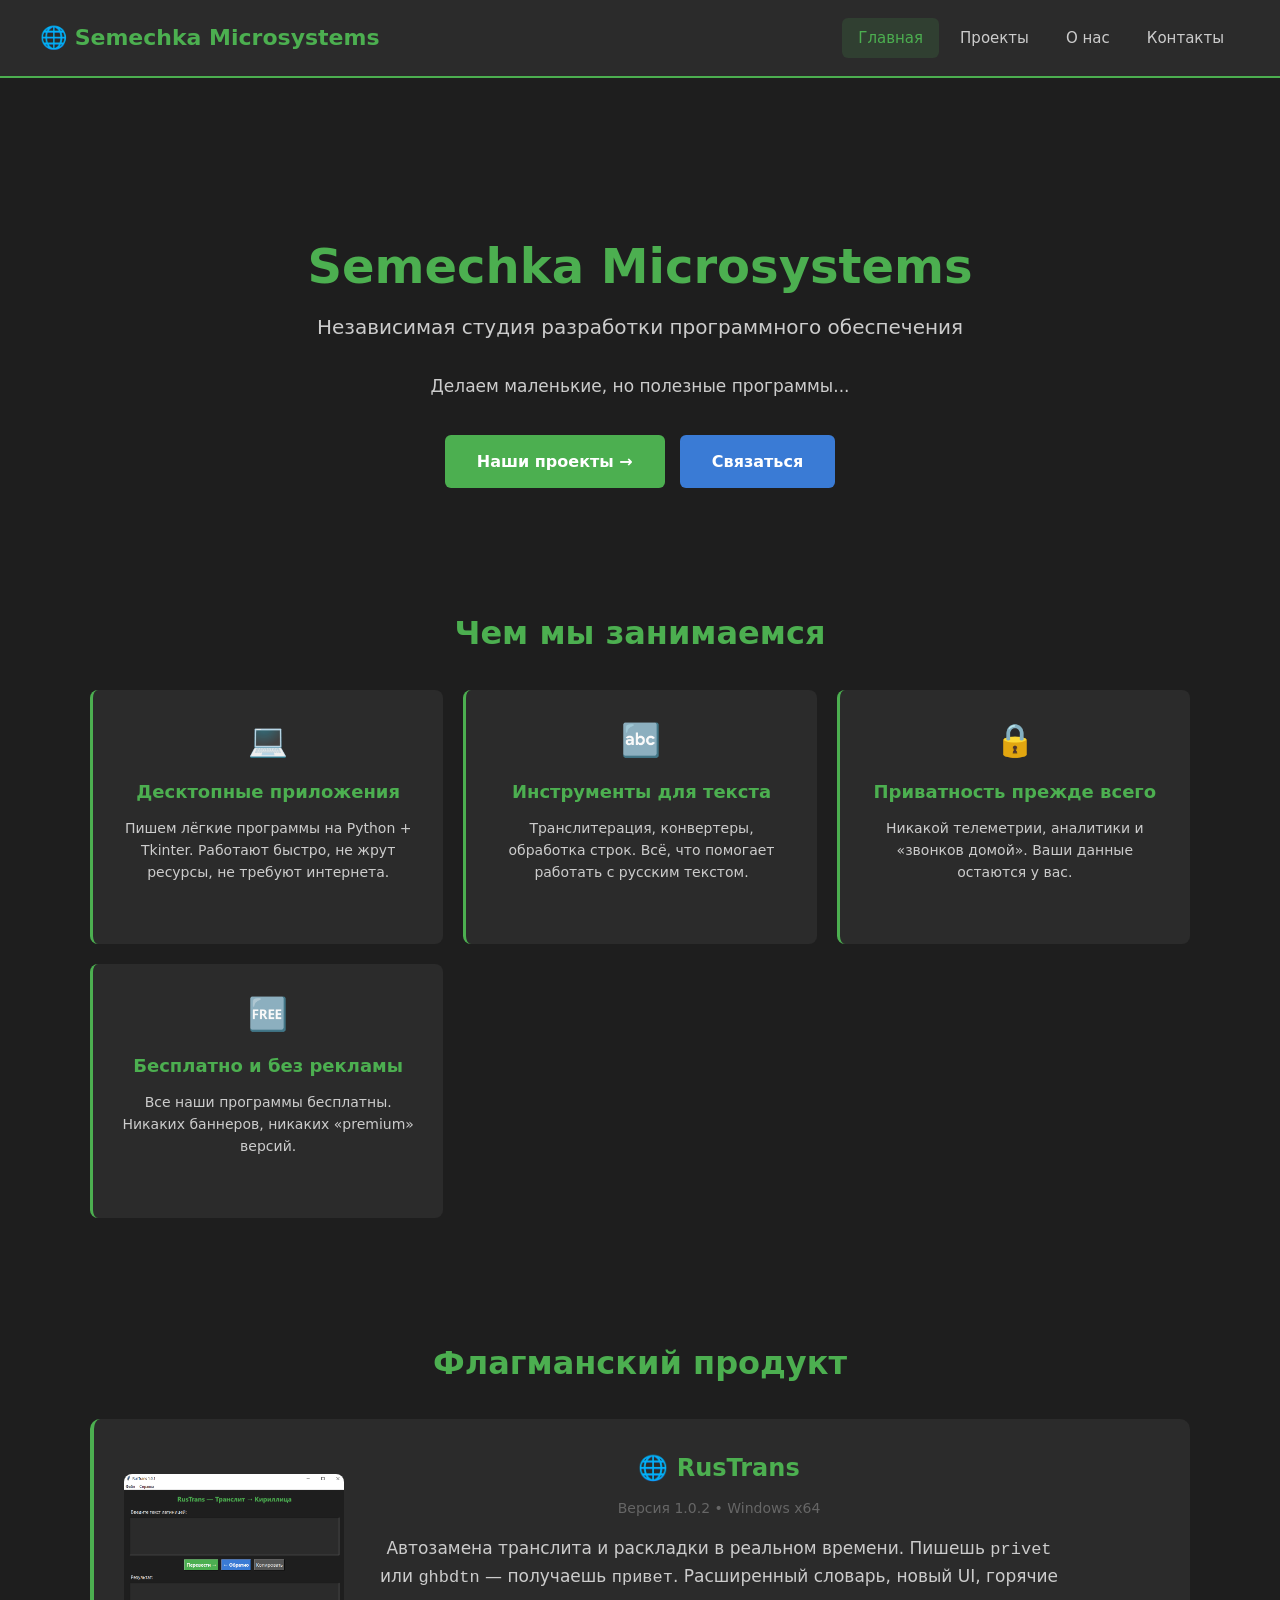
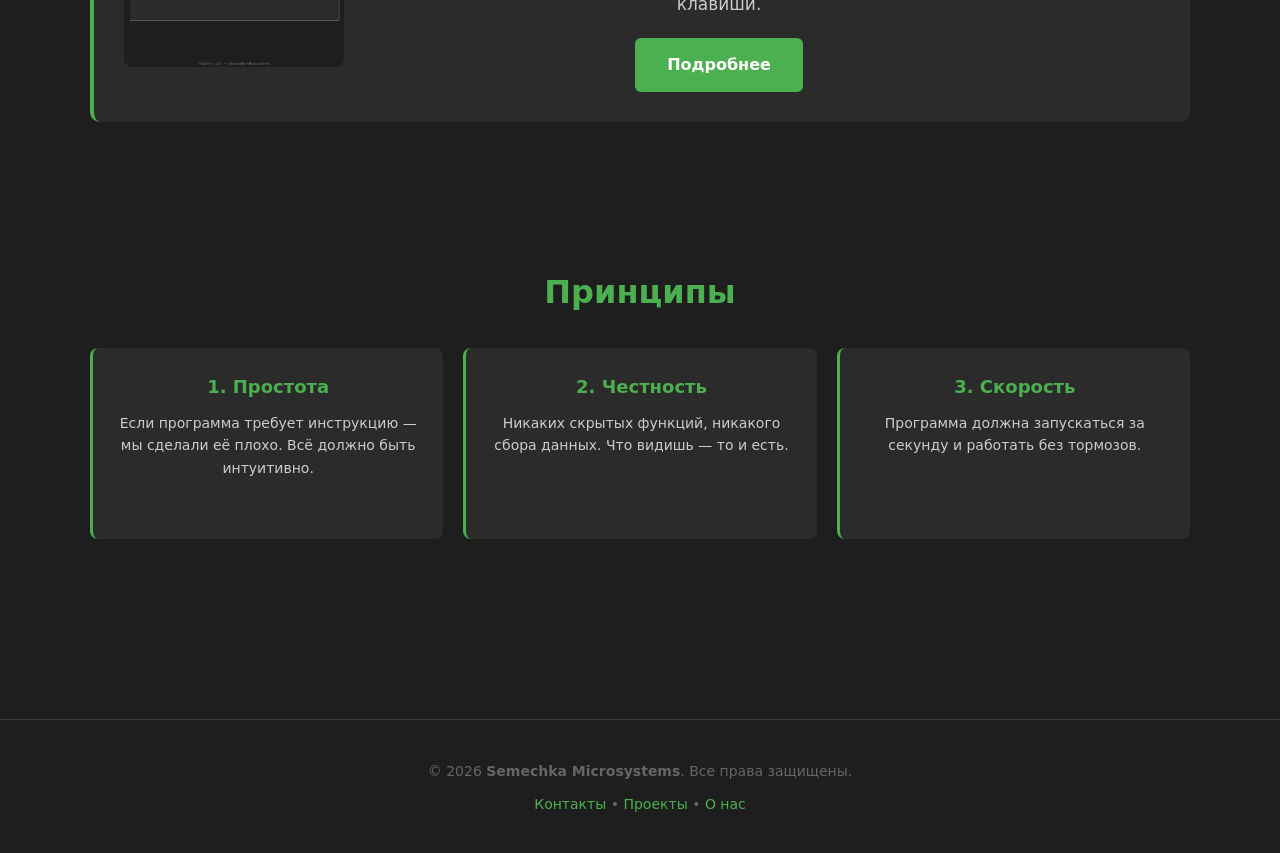
<file: index.html>
<!DOCTYPE html>
<html lang="ru">
<head>
<meta charset="UTF-8">
<meta name="viewport" content="width=device-width, initial-scale=1.0">
<meta name="yandex-verification" content="b74f58294fb1ef71" />

<title>Semechka Microsystems — Штаб</title>
<meta name="description" content="Semechka Microsystems — независимая студия разработки ПО. RusTrans и другие проекты.">
<meta name="author" content="Semechka Microsystems">
<meta name="theme-color" content="#4CAF50">

<link rel="icon" type="image/x-icon" href="./favicon.ico">
<link rel="icon" type="image/png" sizes="32x32" href="./favicon-32x32.png">
<link rel="icon" type="image/png" sizes="16x16" href="./favicon-16x16.png">
<link rel="apple-touch-icon" sizes="180x180" href="./apple-touch-icon.png">
<link rel="manifest" href="./site.webmanifest">

<meta property="og:title" content="Semechka Microsystems">
<meta property="og:description" content="Независимая студия разработки ПО. RusTrans и другие проекты.">
<meta property="og:image" content="./android-chrome-512x512.png">
<meta property="og:type" content="website">

<meta name="twitter:card" content="summary_large_image">
<meta name="twitter:title" content="Semechka Microsystems">
<meta name="twitter:description" content="Независимая студия разработки ПО.">

<link rel="stylesheet" href="style.css">
</head>
<body>

<header>
  <a href="index.html" class="logo">
  🌐 Semechka Microsystems
</a>
  <nav>
    <a href="index.html" class="active">Главная</a>
    <a href="projects.html">Проекты</a>
    <a href="about.html">О нас</a>
    <a href="contact.html">Контакты</a>
  </nav>
</header>

<main>

<section class="hero">
  <section class="hero">
  <h1>Semechka Microsystems</h1>
  <div class="subtitle">Независимая студия разработки программного обеспечения</div>
  <p>Делаем маленькие, но полезные программы...</p>
  <a href="projects.html" class="btn">Наши проекты →</a>
  <a href="contact.html" class="btn btn-secondary">Связаться</a>
</section>

<section class="section container">
  <h2>Чем мы занимаемся</h2>
  <div class="grid">
    <div class="card">
      <span class="icon">💻</span>
      <h3>Десктопные приложения</h3>
      <p>Пишем лёгкие программы на Python + Tkinter. Работают быстро, не жрут ресурсы, не требуют интернета.</p>
    </div>
    <div class="card">
      <span class="icon">🔤</span>
      <h3>Инструменты для текста</h3>
      <p>Транслитерация, конвертеры, обработка строк. Всё, что помогает работать с русским текстом.</p>
    </div>
    <div class="card">
      <span class="icon">🔒</span>
      <h3>Приватность прежде всего</h3>
      <p>Никакой телеметрии, аналитики и «звонков домой». Ваши данные остаются у вас.</p>
    </div>
    <div class="card">
      <span class="icon">🆓</span>
      <h3>Бесплатно и без рекламы</h3>
      <p>Все наши программы бесплатны. Никаких баннеров, никаких «premium» версий.</p>
    </div>
  </div>
</section>

<section class="section container">
  <h2>Флагманский продукт</h2>
  <div class="project">
    <img src="assets/screenshot-rustrans.png" alt="RusTrans">
    <div class="project-info">
      <h3>🌐 RusTrans</h3>
      <div class="version">Версия 1.0.2 • Windows x64</div>
      <p>Автозамена транслита и раскладки в реальном времени. Пишешь <code>privet</code> или <code>ghbdtn</code> — получаешь <code>привет</code>. Расширенный словарь, новый UI, горячие клавиши.</p>
      <a href="projects.html" class="btn">Подробнее</a>
    </div>
  </div>
</section>

<section class="section container">
  <h2>Принципы</h2>
  <div class="grid">
    <div class="card">
      <h3>1. Простота</h3>
      <p>Если программа требует инструкцию — мы сделали её плохо. Всё должно быть интуитивно.</p>
    </div>
    <div class="card">
      <h3>2. Честность</h3>
      <p>Никаких скрытых функций, никакого сбора данных. Что видишь — то и есть.</p>
    </div>
    <div class="card">
      <h3>3. Скорость</h3>
      <p>Программа должна запускаться за секунду и работать без тормозов.</p>
    </div>
  </div>
</section>

</main>

<footer>
  <p>© 2026 <strong>Semechka Microsystems</strong>. Все права защищены.</p>
  <div class="footer-links">
    <a href="contact.html">Контакты</a> •
    <a href="projects.html">Проекты</a> •
    <a href="about.html">О нас</a>
  </div>
</footer>

</body>
</html>
</file>
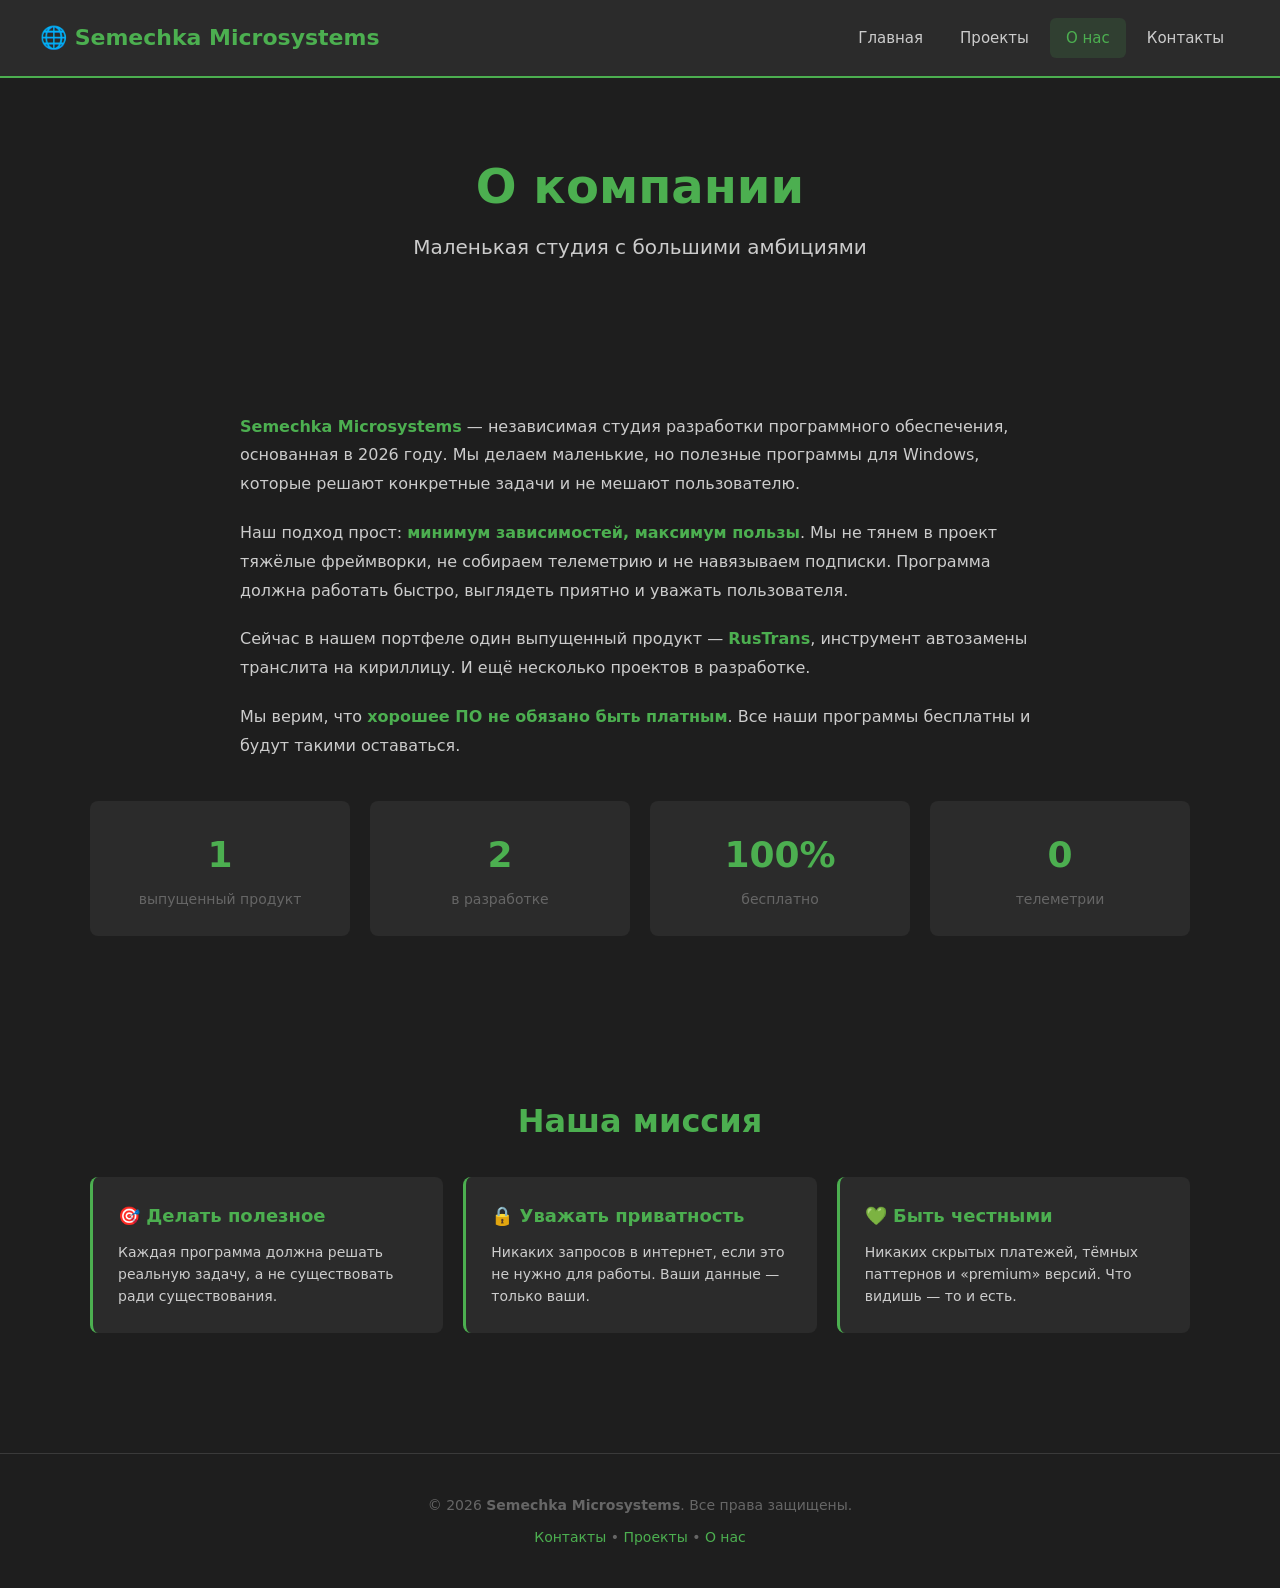
<file: about.html>
<!DOCTYPE html>
<html lang="ru">
<head>
<meta charset="UTF-8">
<meta name="viewport" content="width=device-width, initial-scale=1.0">
<title>О нас — Semechka Microsystems</title>
<meta name="description" content="О студии Semechka Microsystems: миссия, принципы, история.">
<meta name="theme-color" content="#4CAF50">

<link rel="icon" type="image/x-icon" href="./favicon.ico">
<link rel="icon" type="image/png" sizes="32x32" href="./favicon-32x32.png">
<link rel="icon" type="image/png" sizes="16x16" href="./favicon-16x16.png">
<link rel="apple-touch-icon" sizes="180x180" href="./apple-touch-icon.png">
<link rel="manifest" href="./site.webmanifest">

<link rel="stylesheet" href="style.css">
</head>
<body>

<header>
  <a href="index.html" class="logo">
  <span>🌐 Semechka Microsystems</span>
  </a>
  <nav>
    <a href="index.html">Главная</a>
    <a href="projects.html">Проекты</a>
    <a href="about.html" class="active">О нас</a>
    <a href="contact.html">Контакты</a>
  </nav>
</header>

<main>

<section class="hero">
  <h1>О компании</h1>
  <div class="subtitle">Маленькая студия с большими амбициями</div>
</section>

<section class="section container">
  <div class="about-text">
    <p><strong>Semechka Microsystems</strong> — независимая студия разработки программного обеспечения, основанная в 2026 году. Мы делаем маленькие, но полезные программы для Windows, которые решают конкретные задачи и не мешают пользователю.</p>

    <p>Наш подход прост: <strong>минимум зависимостей, максимум пользы</strong>. Мы не тянем в проект тяжёлые фреймворки, не собираем телеметрию и не навязываем подписки. Программа должна работать быстро, выглядеть приятно и уважать пользователя.</p>

    <p>Сейчас в нашем портфеле один выпущенный продукт — <strong>RusTrans</strong>, инструмент автозамены транслита на кириллицу. И ещё несколько проектов в разработке.</p>

    <p>Мы верим, что <strong>хорошее ПО не обязано быть платным</strong>. Все наши программы бесплатны и будут такими оставаться.</p>
  </div>

  <div class="stats">
    <div class="stat">
      <div class="num">1</div>
      <div class="label">выпущенный продукт</div>
    </div>
    <div class="stat">
      <div class="num">2</div>
      <div class="label">в разработке</div>
    </div>
    <div class="stat">
      <div class="num">100%</div>
      <div class="label">бесплатно</div>
    </div>
    <div class="stat">
      <div class="num">0</div>
      <div class="label">телеметрии</div>
    </div>
  </div>
</section>

<section class="section container">
  <h2>Наша миссия</h2>
  <div class="grid">
    <div class="card">
      <h3>🎯 Делать полезное</h3>
      <p>Каждая программа должна решать реальную задачу, а не существовать ради существования.</p>
    </div>
    <div class="card">
      <h3>🔒 Уважать приватность</h3>
      <p>Никаких запросов в интернет, если это не нужно для работы. Ваши данные — только ваши.</p>
    </div>
    <div class="card">
      <h3>💚 Быть честными</h3>
      <p>Никаких скрытых платежей, тёмных паттернов и «premium» версий. Что видишь — то и есть.</p>
    </div>
  </div>
</section>

</main>

<footer>
  <p>© 2026 <strong>Semechka Microsystems</strong>. Все права защищены.</p>
  <div class="footer-links">
    <a href="contact.html">Контакты</a> •
    <a href="projects.html">Проекты</a> •
    <a href="about.html">О нас</a>
  </div>
</footer>

</body>
</html>
</file>
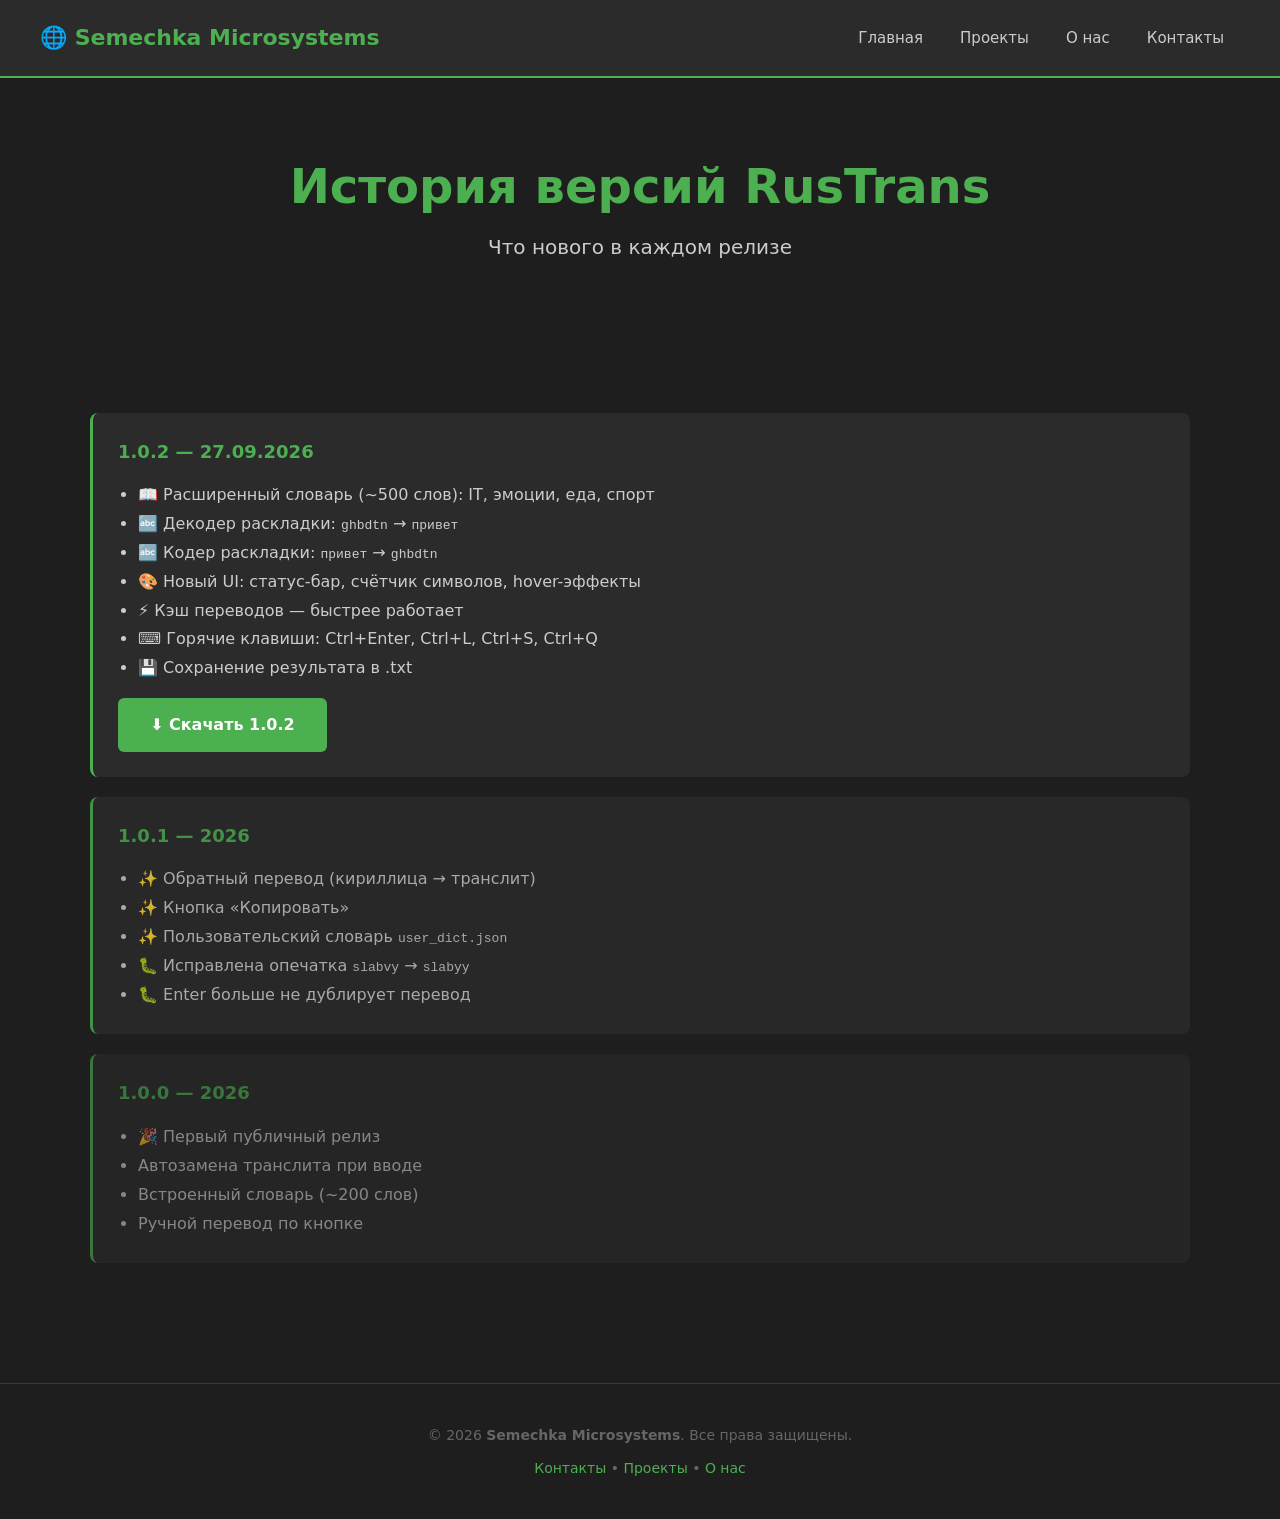
<file: changelog.html>
<!DOCTYPE html>
<html lang="ru">
<head>
<meta charset="UTF-8">
<meta name="viewport" content="width=device-width, initial-scale=1.0">
<title>История версий RusTrans — Semechka Microsystems</title>
<meta name="description" content="Changelog RusTrans: что нового в каждой версии.">
<meta name="theme-color" content="#4CAF50">

<link rel="icon" type="image/x-icon" href="./favicon.ico">
<link rel="icon" type="image/png" sizes="32x32" href="./favicon-32x32.png">
<link rel="icon" type="image/png" sizes="16x16" href="./favicon-16x16.png">
<link rel="apple-touch-icon" sizes="180x180" href="./apple-touch-icon.png">
<link rel="manifest" href="./site.webmanifest">

<link rel="stylesheet" href="style.css">
</head>
<body>

<header>
  <a href="index.html" class="logo">
    <span>🌐 Semechka Microsystems</span>
  </a>
  <nav>
    <a href="index.html">Главная</a>
    <a href="projects.html">Проекты</a>
    <a href="about.html">О нас</a>
    <a href="contact.html">Контакты</a>
  </nav>
</header>

<main>

<section class="hero">
  <h1>История версий RusTrans</h1>
  <div class="subtitle">Что нового в каждом релизе</div>
</section>

<section class="section container">

  <div class="card" style="margin-bottom:20px; border-left-color:#4CAF50;">
    <h3>1.0.2 — 27.09.2026</h3>
    <ul style="color:#ccc; margin:15px 0 0 20px; line-height:1.8;">
      <li>📖 Расширенный словарь (~500 слов): IT, эмоции, еда, спорт</li>
      <li>🔤 Декодер раскладки: <code>ghbdtn</code> → <code>привет</code></li>
      <li>🔤 Кодер раскладки: <code>привет</code> → <code>ghbdtn</code></li>
      <li>🎨 Новый UI: статус-бар, счётчик символов, hover-эффекты</li>
      <li>⚡ Кэш переводов — быстрее работает</li>
      <li>⌨️ Горячие клавиши: Ctrl+Enter, Ctrl+L, Ctrl+S, Ctrl+Q</li>
      <li>💾 Сохранение результата в .txt</li>
    </ul>
    <a href="assets/RusTrans_Setup_1.0.2_x64.exe" class="btn" style="margin-top:15px;">⬇ Скачать 1.0.2</a>
  </div>

  <div class="card" style="margin-bottom:20px; opacity:0.8;">
    <h3>1.0.1 — 2026</h3>
    <ul style="color:#ccc; margin:15px 0 0 20px; line-height:1.8;">
      <li>✨ Обратный перевод (кириллица → транслит)</li>
      <li>✨ Кнопка «Копировать»</li>
      <li>✨ Пользовательский словарь <code>user_dict.json</code></li>
      <li>🐛 Исправлена опечатка <code>slabvy</code> → <code>slabyy</code></li>
      <li>🐛 Enter больше не дублирует перевод</li>
    </ul>
  </div>

  <div class="card" style="opacity:0.6;">
    <h3>1.0.0 — 2026</h3>
    <ul style="color:#ccc; margin:15px 0 0 20px; line-height:1.8;">
      <li>🎉 Первый публичный релиз</li>
      <li>Автозамена транслита при вводе</li>
      <li>Встроенный словарь (~200 слов)</li>
      <li>Ручной перевод по кнопке</li>
    </ul>
  </div>

</section>

</main>

<footer>
  <p>© 2026 <strong>Semechka Microsystems</strong>. Все права защищены.</p>
  <div class="footer-links">
    <a href="contact.html">Контакты</a> •
    <a href="projects.html">Проекты</a> •
    <a href="about.html">О нас</a>
  </div>
</footer>

</body>
</html>
</file>
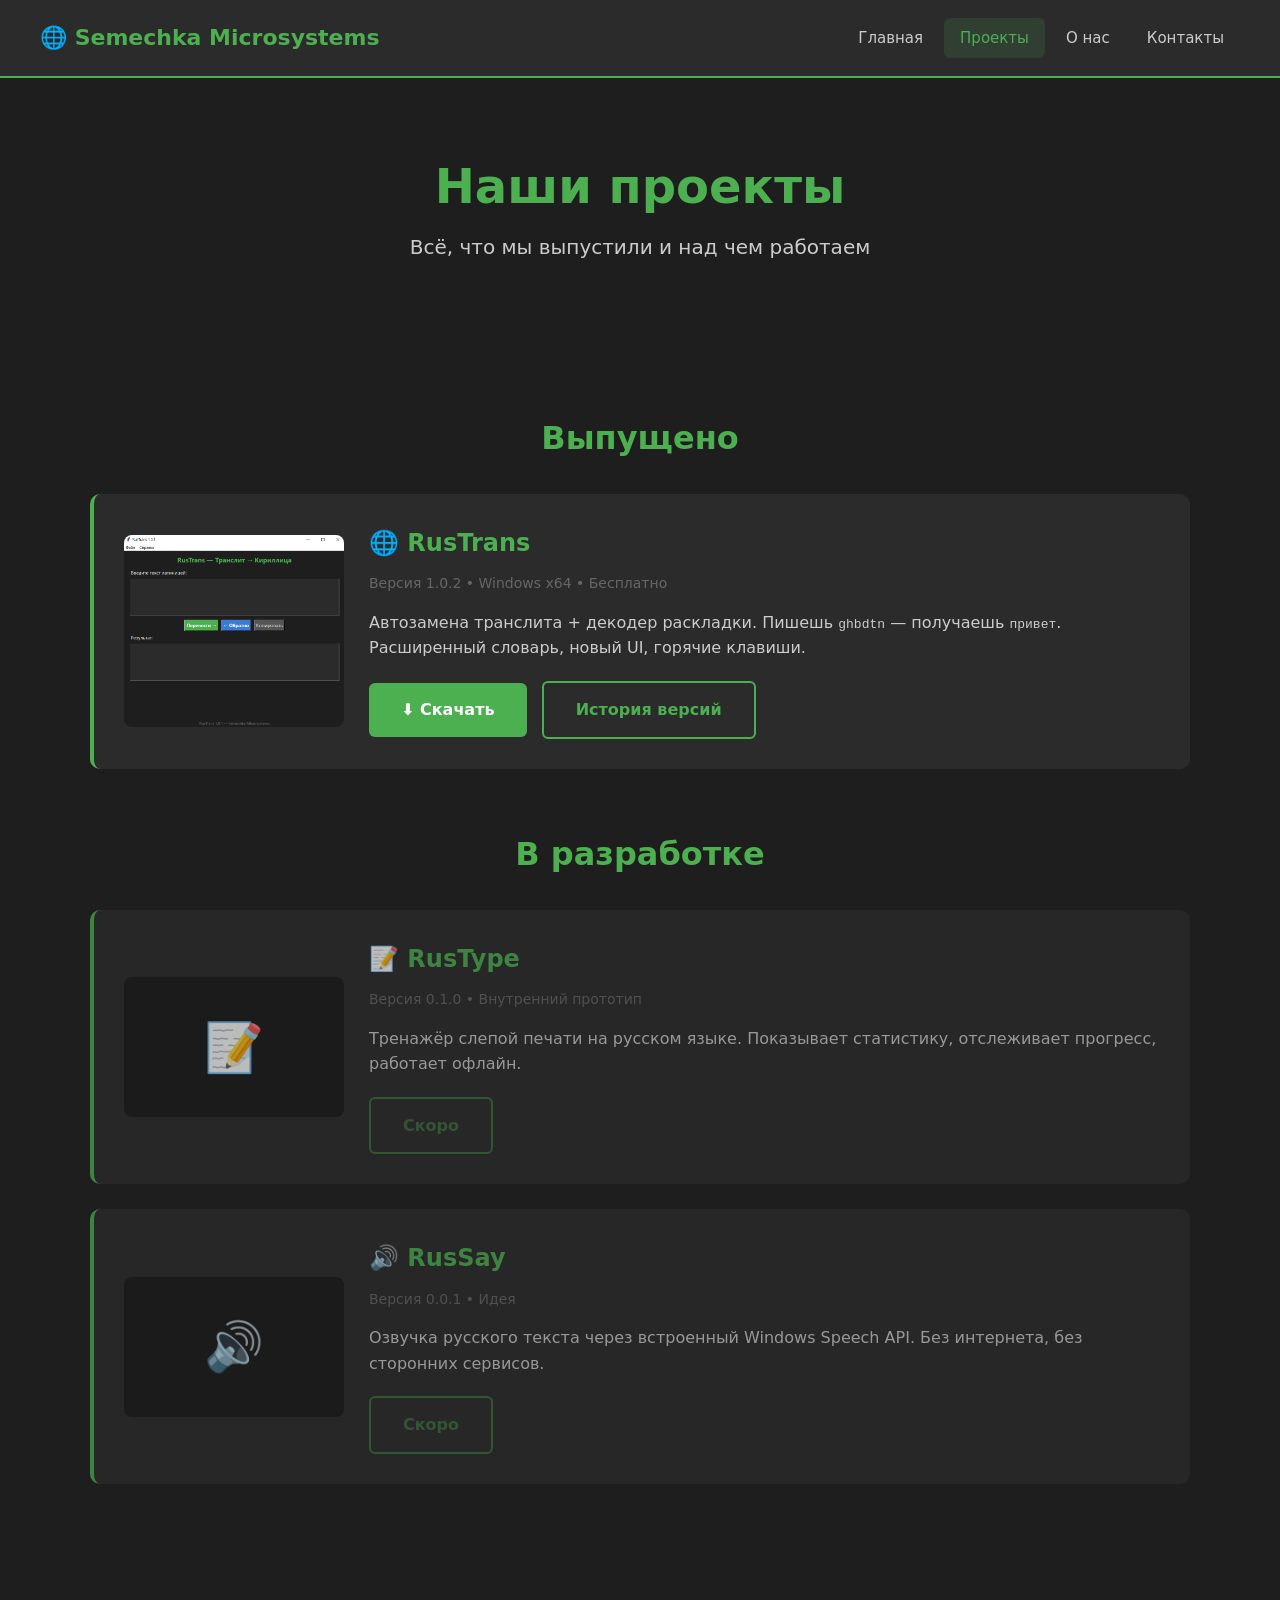
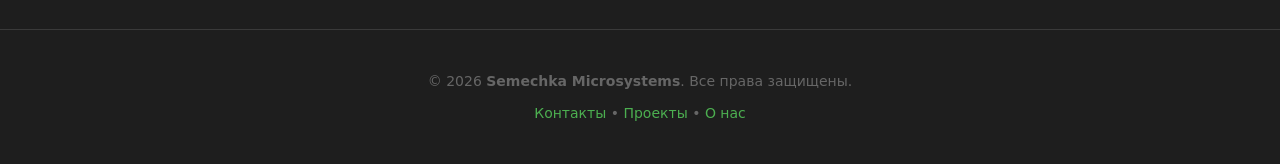
<file: projects.html>
<!DOCTYPE html>
<html lang="ru">
<head>
<meta charset="UTF-8">
<meta name="viewport" content="width=device-width, initial-scale=1.0">
<title>Проекты — Semechka Microsystems</title>
<meta name="description" content="Проекты Semechka Microsystems: RusTrans 1.0.1 и будущие релизы.">
<meta name="theme-color" content="#4CAF50">

<link rel="icon" type="image/x-icon" href="./favicon.ico">
<link rel="icon" type="image/png" sizes="32x32" href="./favicon-32x32.png">
<link rel="icon" type="image/png" sizes="16x16" href="./favicon-16x16.png">
<link rel="apple-touch-icon" sizes="180x180" href="./apple-touch-icon.png">
<link rel="manifest" href="./site.webmanifest">

<link rel="stylesheet" href="style.css">
</head>
<body>

<header>
  <a href="index.html" class="logo">
  <span>🌐 Semechka Microsystems</span>
  </a>
  <nav>
    <a href="index.html">Главная</a>
    <a href="projects.html" class="active">Проекты</a>
    <a href="about.html">О нас</a>
    <a href="contact.html">Контакты</a>
  </nav>
</header>

<main>

<section class="hero">
  <h1>Наши проекты</h1>
  <div class="subtitle">Всё, что мы выпустили и над чем работаем</div>
</section>

<section class="section container">

  <h2>Выпущено</h2>

  <div class="project">
    <img src="assets/screenshot-rustrans.png" alt="RusTrans">
    <div class="project-info">
      <h3>🌐 RusTrans</h3>
      <div class="version">Версия 1.0.2 • Windows x64 • Бесплатно</div>
      <p>Автозамена транслита + декодер раскладки. Пишешь <code>ghbdtn</code> — получаешь <code>привет</code>. Расширенный словарь, новый UI, горячие клавиши.</p>
      <a href="assets/RusTrans_Setup_1.0.2_x64.exe" class="btn">⬇ Скачать</a>
      <a href="changelog.html" class="btn btn-outline" style="margin-left:10px;">История версий</a>
    </div>
  </div>

  <h2 style="margin-top:60px;">В разработке</h2>

  <div class="project" style="opacity:0.7;">
    <div class="project-placeholder">📝</div>
    <div class="project-info">
      <h3>📝 RusType</h3>
      <div class="version">Версия 0.1.0 • Внутренний прототип</div>
      <p>Тренажёр слепой печати на русском языке. Показывает статистику, отслеживает прогресс, работает офлайн.</p>
      <span class="btn btn-outline" style="opacity:0.5; cursor:default;">Скоро</span>
    </div>
  </div>

  <div class="project" style="opacity:0.7;">
    <div class="project-placeholder">🔊</div>
    <div class="project-info">
      <h3>🔊 RusSay</h3>
      <div class="version">Версия 0.0.1 • Идея</div>
      <p>Озвучка русского текста через встроенный Windows Speech API. Без интернета, без сторонних сервисов.</p>
      <span class="btn btn-outline" style="opacity:0.5; cursor:default;">Скоро</span>
    </div>
  </div>

</section>

</main>

<footer>
  <p>© 2026 <strong>Semechka Microsystems</strong>. Все права защищены.</p>
  <div class="footer-links">
    <a href="contact.html">Контакты</a> •
    <a href="projects.html">Проекты</a> •
    <a href="about.html">О нас</a>
  </div>
</footer>

</body>
</html>
</file>
<file: style.css>
/* ============================================================
   Semechka Microsystems — общие стили
   ============================================================ */

* { margin: 0; padding: 0; box-sizing: border-box; }

:root {
  --bg: #1e1e1e;
  --bg-alt: #2b2b2b;
  --bg-hover: #3a3a3a;
  --accent: #4CAF50;
  --accent-hover: #45a049;
  --accent-blue: #3a7bd5;
  --text: #ffffff;
  --text-dim: #cccccc;
  --text-mute: #666666;
  --border: #3a3a3a;
}

body {
  font-family: 'Segoe UI', system-ui, -apple-system, sans-serif;
  background: var(--bg);
  color: var(--text);
  line-height: 1.6;
  min-height: 100vh;
  display: flex;
  flex-direction: column;
}

/* ---------- Шапка ---------- */
header {
  background: var(--bg-alt);
  padding: 18px 40px;
  display: flex;
  justify-content: space-between;
  align-items: center;
  border-bottom: 2px solid var(--accent);
  position: sticky;
  top: 0;
  z-index: 100;
}

.logo {
  font-size: 22px;
  font-weight: bold;
  color: var(--accent);
  display: flex;
  align-items: center;
  gap: 12px;
  text-decoration: none;
}
.logo img {
  height: 36px;
  width: auto;
  image-rendering: pixelated;
}
.logo:hover { color: var(--accent-hover); }
.logo:hover img { opacity: 0.85; }

nav { display: flex; gap: 5px; }
nav a {
  color: var(--text-dim);
  text-decoration: none;
  padding: 8px 16px;
  border-radius: 6px;
  transition: all 0.2s;
  font-size: 15px;
}
nav a:hover { color: var(--accent); background: rgba(76, 175, 80, 0.1); }
nav a.active { color: var(--accent); background: rgba(76, 175, 80, 0.15); }

/* ---------- Контент ---------- */
main { flex: 1; }

.container {
  max-width: 1100px;
  margin: 0 auto;
  padding: 0 20px;
}

.hero {
  text-align: center;
  padding: 80px 20px 60px;
}
.hero .hero-logo {
  height: 120px;
  margin-bottom: 25px;
  image-rendering: pixelated;
}
.hero h1 {
  font-size: 48px;
  color: var(--accent);
  margin-bottom: 15px;
  line-height: 1.2;
}
.hero .subtitle {
  font-size: 20px;
  color: var(--text-dim);
  margin-bottom: 30px;
}
.hero p {
  font-size: 17px;
  color: var(--text-dim);
  max-width: 700px;
  margin: 0 auto 35px;
}

/* ---------- Кнопки ---------- */
.btn {
  display: inline-block;
  background: var(--accent);
  color: white;
  padding: 14px 32px;
  border-radius: 6px;
  text-decoration: none;
  font-weight: bold;
  font-size: 16px;
  transition: all 0.2s;
  border: none;
  cursor: pointer;
}
.btn:hover { background: var(--accent-hover); transform: translateY(-2px); }

.btn-secondary {
  background: var(--accent-blue);
  margin-left: 10px;
}
.btn-secondary:hover { background: #3268b3; }

.btn-outline {
  background: transparent;
  border: 2px solid var(--accent);
  color: var(--accent);
}
.btn-outline:hover { background: var(--accent); color: white; }

/* ---------- Секции ---------- */
.section { padding: 60px 0; }
.section h2 {
  color: var(--accent);
  font-size: 32px;
  margin-bottom: 30px;
  text-align: center;
}
.section h3 {
  color: var(--accent);
  font-size: 22px;
  margin-bottom: 15px;
}

/* ---------- Карточки ---------- */
.grid {
  display: grid;
  grid-template-columns: repeat(auto-fit, minmax(280px, 1fr));
  gap: 20px;
}

.card {
  background: var(--bg-alt);
  padding: 25px;
  border-radius: 8px;
  border-left: 3px solid var(--accent);
  transition: transform 0.2s, box-shadow 0.2s;
}
.card:hover {
  transform: translateY(-4px);
  box-shadow: 0 8px 24px rgba(76, 175, 80, 0.15);
}
.card h3 { color: var(--accent); margin-bottom: 10px; font-size: 18px; }
.card p { color: var(--text-dim); font-size: 14px; }
.card .icon { font-size: 32px; margin-bottom: 12px; display: block; }

/* ---------- Проект ---------- */
.project {
  background: var(--bg-alt);
  border-radius: 10px;
  padding: 30px;
  margin-bottom: 25px;
  border-left: 4px solid var(--accent);
  display: flex;
  gap: 25px;
  align-items: center;
}
.project img {
  width: 220px;
  border-radius: 8px;
  flex-shrink: 0;
}
.project-placeholder {
  width: 220px;
  height: 140px;
  background: #1a1a1a;
  border-radius: 8px;
  display: flex;
  align-items: center;
  justify-content: center;
  font-size: 48px;
  flex-shrink: 0;
}
.project-info h3 {
  color: var(--accent);
  font-size: 24px;
  margin-bottom: 10px;
}
.project-info .version {
  color: var(--text-mute);
  font-size: 14px;
  margin-bottom: 15px;
}
.project-info p {
  color: var(--text-dim);
  margin-bottom: 20px;
}

/* ---------- О компании ---------- */
.about-text {
  max-width: 800px;
  margin: 0 auto;
  font-size: 16px;
  color: var(--text-dim);
  line-height: 1.8;
}
.about-text p { margin-bottom: 20px; }
.about-text strong { color: var(--accent); }

.stats {
  display: grid;
  grid-template-columns: repeat(auto-fit, minmax(180px, 1fr));
  gap: 20px;
  margin: 40px 0;
}
.stat {
  background: var(--bg-alt);
  padding: 25px;
  border-radius: 8px;
  text-align: center;
}
.stat .num {
  font-size: 36px;
  color: var(--accent);
  font-weight: bold;
}
.stat .label {
  color: var(--text-mute);
  font-size: 14px;
  margin-top: 5px;
}

/* ---------- Контакты ---------- */
.contact-grid {
  display: grid;
  grid-template-columns: repeat(auto-fit, minmax(280px, 1fr));
  gap: 20px;
  margin-top: 30px;
}
.contact-card {
  background: var(--bg-alt);
  padding: 25px;
  border-radius: 8px;
  text-align: center;
}
.contact-card .icon { font-size: 40px; margin-bottom: 15px; display: block; }
.contact-card h3 { color: var(--accent); margin-bottom: 10px; }
.contact-card a {
  color: var(--accent-blue);
  text-decoration: none;
  word-break: break-all;
}
.contact-card a:hover { text-decoration: underline; }

/* ---------- 404 ---------- */
.error-page {
  text-align: center;
  padding: 100px 20px;
}
.error-page .code {
  font-size: 120px;
  color: var(--accent);
  font-weight: bold;
  line-height: 1;
}
.error-page h1 {
  font-size: 32px;
  color: var(--text);
  margin: 20px 0;
}
.error-page p {
  color: var(--text-dim);
  margin-bottom: 30px;
}

/* ---------- Футер ---------- */
footer {
  text-align: center;
  padding: 40px 20px;
  color: var(--text-mute);
  border-top: 1px solid var(--border);
  margin-top: 60px;
  font-size: 14px;
}
footer a { color: var(--accent); text-decoration: none; }
footer a:hover { text-decoration: underline; }
footer .footer-links { margin-top: 10px; }

/* ---------- Адаптив ---------- */
@media (max-width: 700px) {
  header { padding: 15px 20px; flex-direction: column; gap: 15px; }
  nav { flex-wrap: wrap; justify-content: center; }
  .hero h1 { font-size: 32px; }
  .hero .subtitle { font-size: 17px; }
  .hero .hero-logo { height: 80px; }
  .project { flex-direction: column; align-items: flex-start; }
  .project img, .project-placeholder { width: 100%; }
  .btn-secondary { margin-left: 0; margin-top: 10px; }
}
</file>
